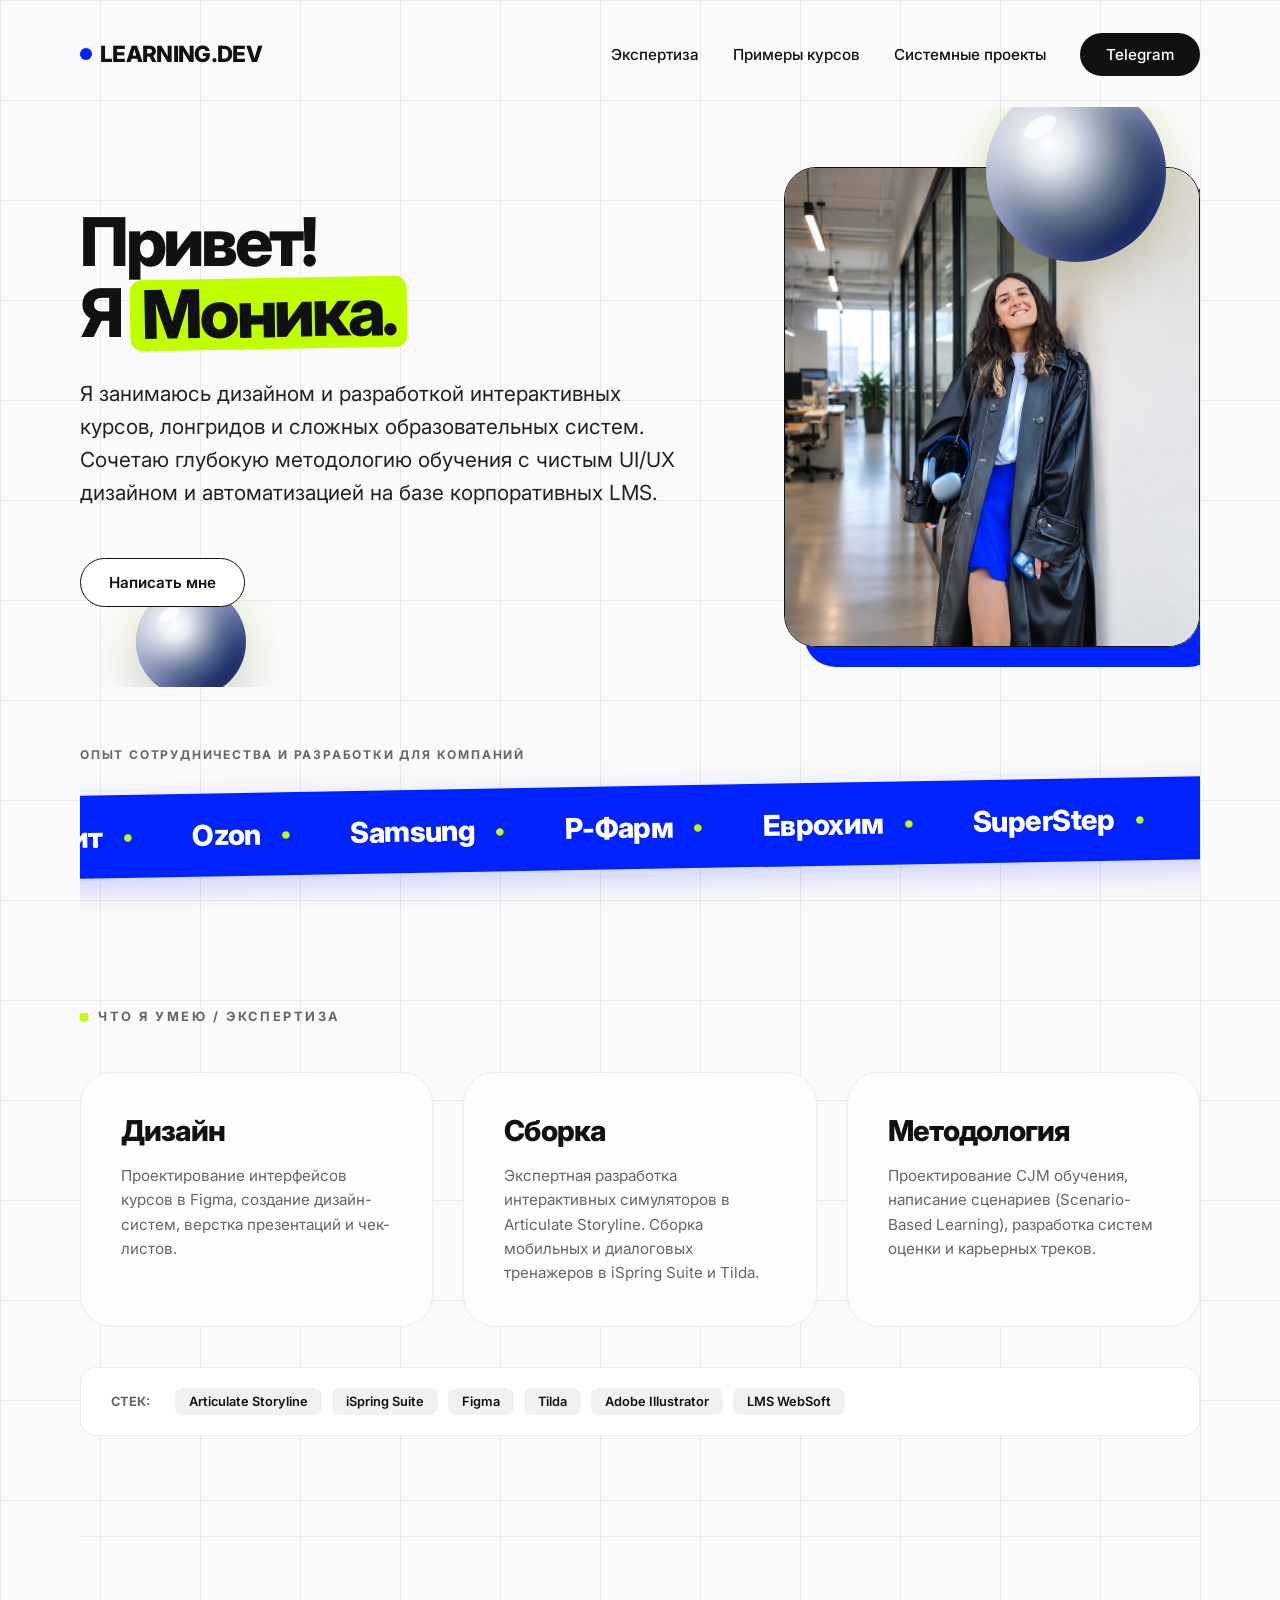
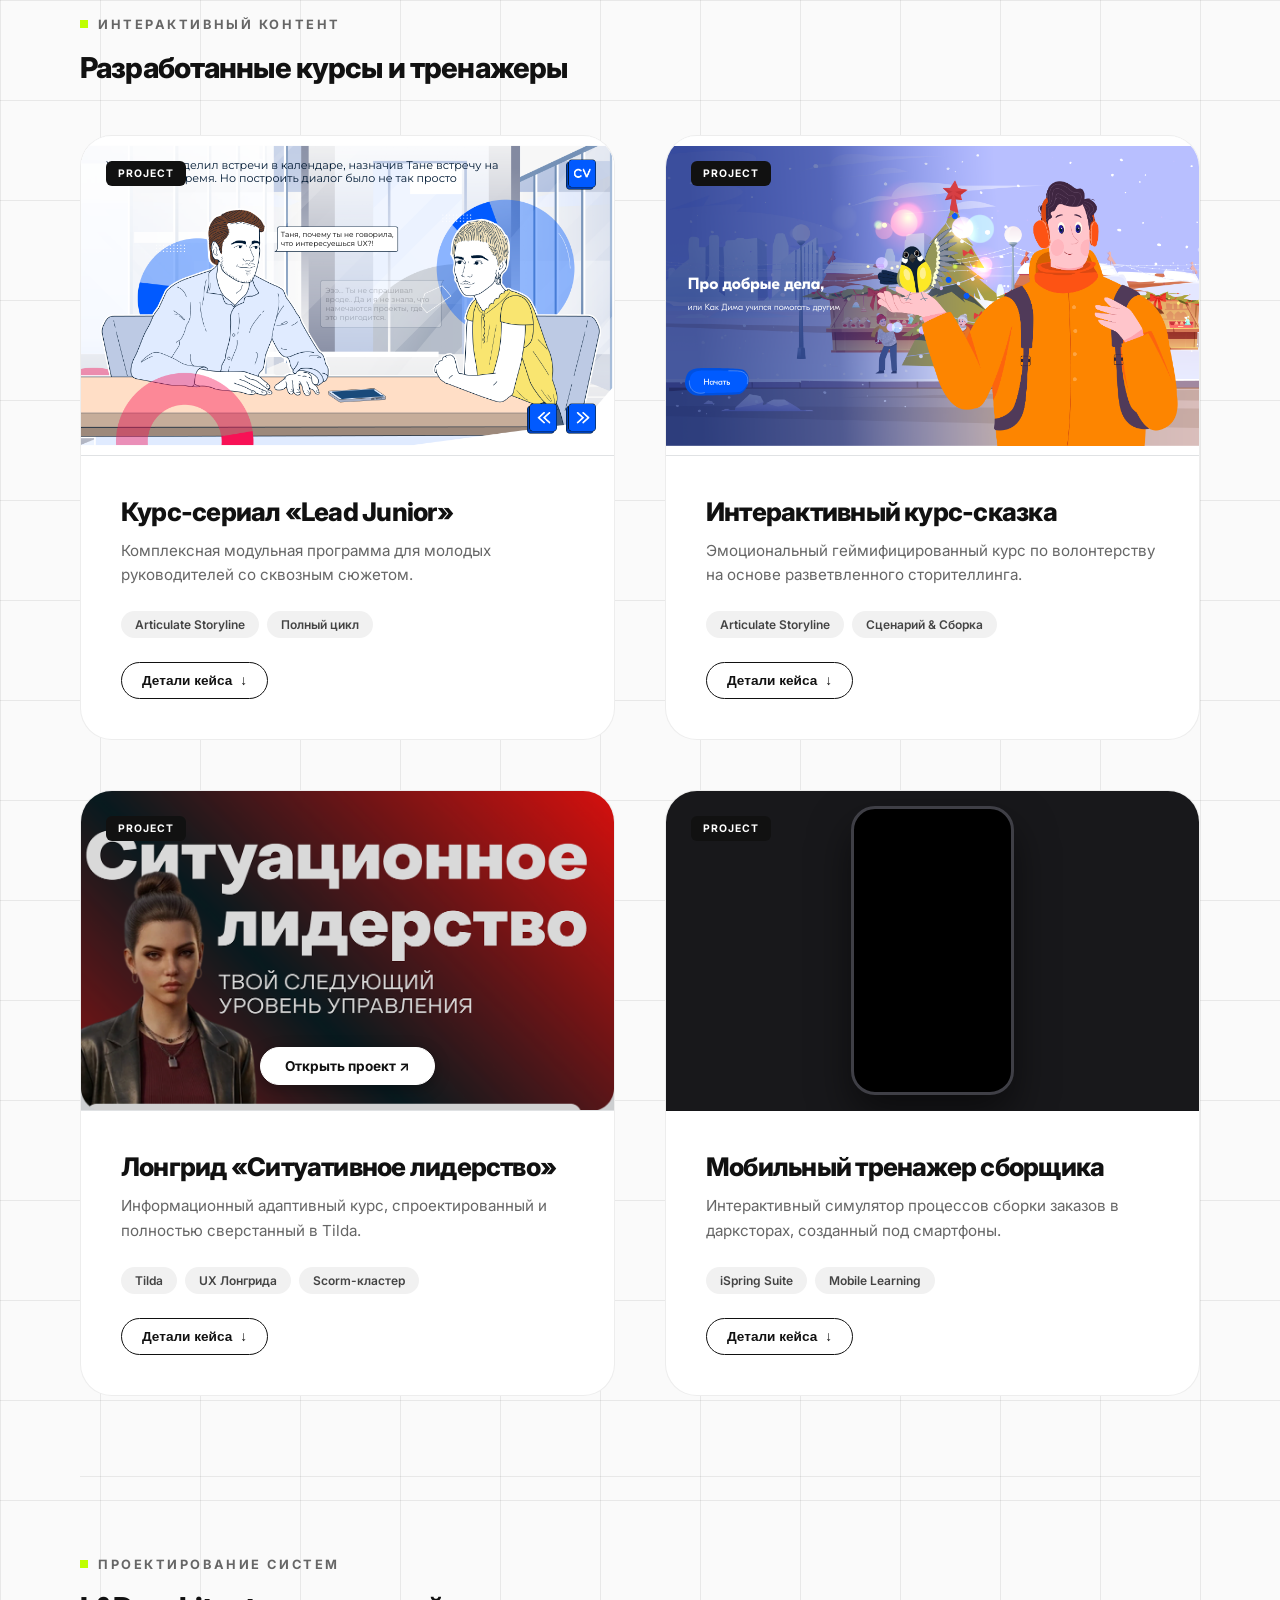
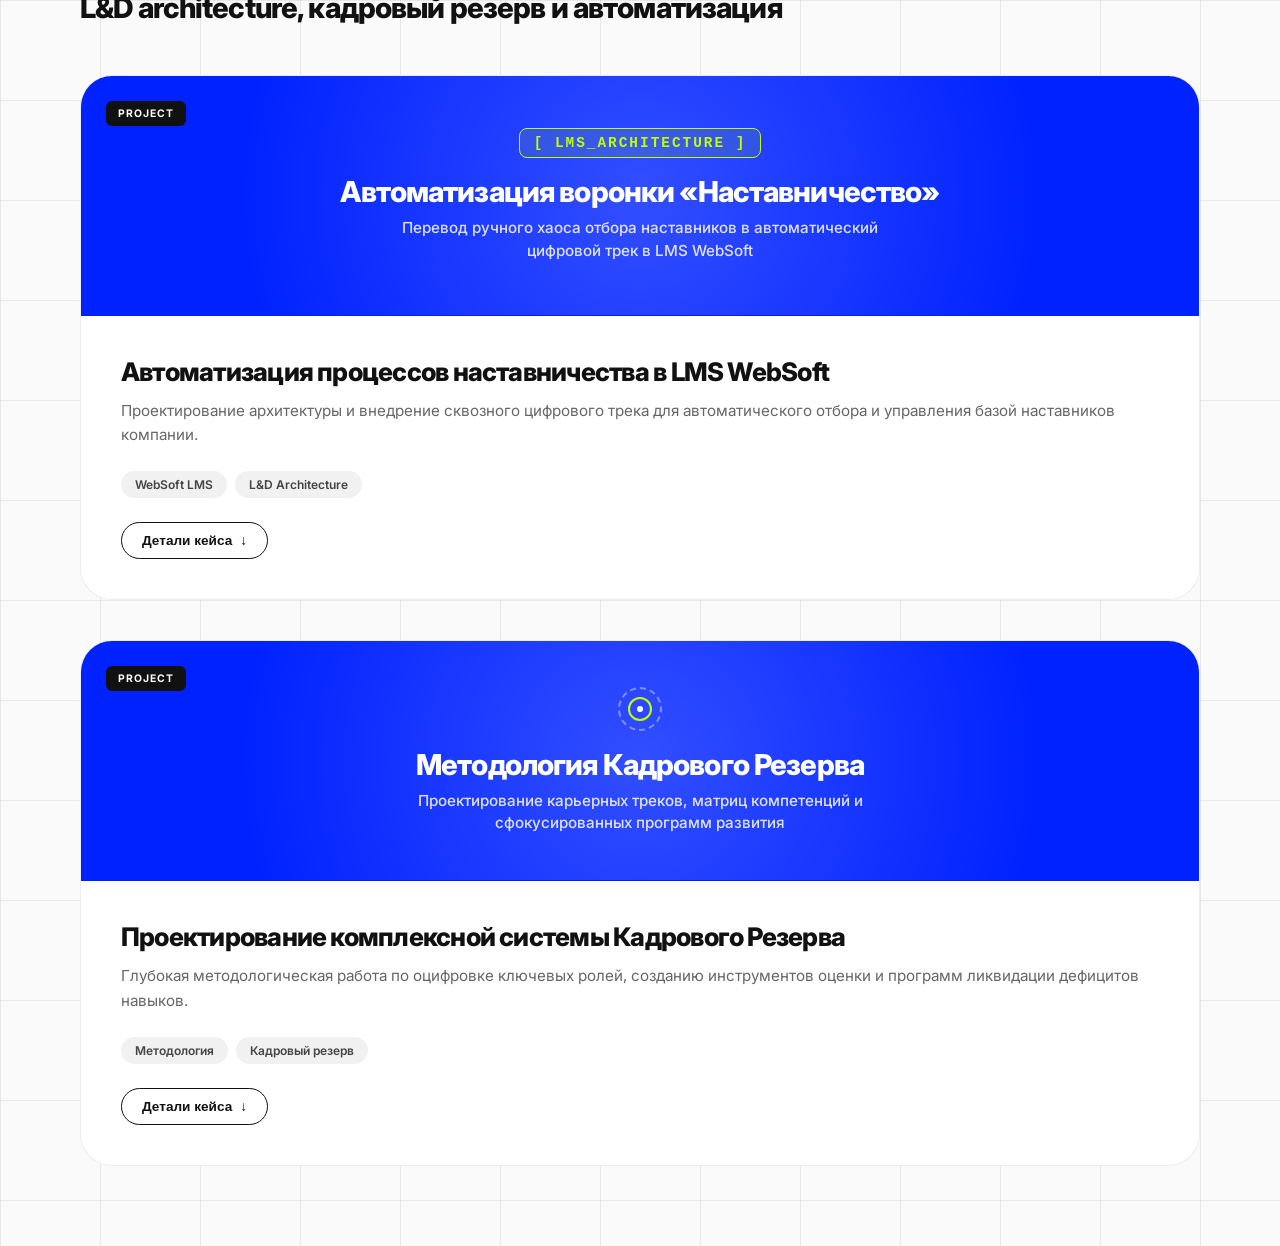
<file: index.html>
<!DOCTYPE html>
<html lang="ru">
<head>
    <meta charset="UTF-8">
    <meta name="viewport" content="width=device-width, initial-scale=1.0">
    <title>Портфолио | Электронное обучение</title>
    
    <link rel="preconnect" href="https://fonts.googleapis.com">
    <link rel="preconnect" href="https://fonts.gstatic.com" crossorigin>
    <link href="https://fonts.googleapis.com/css2?family=Inter:wght@300;400;500;600;700;800&display=swap" rel="stylesheet">

    <style>
        :root {
            --bg-clean: #fafafa;
            --text-dark: #111111;
            --text-muted: #666666;
            --brand-lime: #bfff00; 
            --brand-blue: #0022ff; 
            --border-thin: rgba(0, 0, 0, 0.07);
            --radius-large: 32px;
            --radius-small: 16px;
        }

        * { box-sizing: border-box; transition: all 0.4s cubic-bezier(0.16, 1, 0.3, 1); }

        body {
            font-family: 'Inter', sans-serif;
            background-color: var(--bg-clean);
            color: var(--text-dark);
            margin: 0; padding: 0;
            -webkit-font-smoothing: antialiased;
            position: relative;
        }

        .bg-grid { position: absolute; top: 0; left: 0; width: 100%; height: 100%; background-image: linear-gradient(to right, var(--border-thin) 1px, transparent 1px), linear-gradient(to bottom, var(--border-thin) 1px, transparent 1px); background-size: 100px 100px; z-index: -2; pointer-events: none; }
        .container { max-width: 1200px; margin: 0 auto; padding: 0 40px; position: relative; }

        /* Навигация */
        nav { display: flex; justify-content: space-between; align-items: center; padding: 40px 0; }
        .logo { font-weight: 800; font-size: 1.4rem; letter-spacing: -0.03em; display: flex; align-items: center; gap: 8px; }
        .logo::before { content: ""; width: 12px; height: 12px; background: var(--brand-blue); border-radius: 50%; }
        .nav-links a { text-decoration: none; color: var(--text-dark); margin-left: 30px; font-size: 0.95rem; font-weight: 500; }
        .nav-cta { background: var(--text-dark); color: white !important; padding: 12px 26px; border-radius: 30px; }
        .nav-cta:hover { background: var(--brand-blue); color: white !important; }

        /* Шапка с хромированными сферами */
        .hero-section { display: grid; grid-template-columns: 1.2fr 0.8fr; gap: 80px; align-items: center; padding: 60px 0 40px 0; position: relative; overflow: hidden; }
        .hero-content { position: relative; z-index: 2; }
        .hero-content h1 { font-size: 4.2rem; font-weight: 800; line-height: 1.05; letter-spacing: -0.05em; margin: 0 0 28px 0; }
        .highlight-word { background: var(--brand-lime); padding: 0 12px; border-radius: 12px; display: inline-block; transform: rotate(-1deg); }
        .hero-content p { font-size: 1.3rem; line-height: 1.6; color: #222; margin-bottom: 48px; max-width: 600px; }
        .social-links a { display: inline-block; margin-right: 15px; text-decoration: none; color: var(--text-dark); background: white; padding: 14px 28px; border-radius: 40px; font-size: 0.95rem; font-weight: 600; border: 1px solid var(--text-dark); }
        .social-links a:hover { background: var(--text-dark); color: white; transform: scale(1.05); }
        .hero-image { width: 100%; height: 480px; background: #e5e5e5; border-radius: var(--radius-large); overflow: hidden; display: flex; align-items: center; justify-content: center; color: var(--text-muted); font-size: 0.9rem; border: 1px solid var(--text-dark); box-shadow: 20px 20px 0px var(--brand-blue); }

        /* Сферы */
        .bubble { position: absolute; border-radius: 50%; background: radial-gradient(circle at 35% 35%, #ffffff 0%, #e2e8f0 15%, #64748b 45%, #1e293b 70%, #0f172a 90%, var(--brand-lime) 100%); box-shadow: inset -15px -15px 40px rgba(0, 34, 255, 0.25), inset 15px 15px 35px rgba(255, 255, 255, 0.7), 0 25px 50px rgba(0, 0, 0, 0.15), 0 0 40px rgba(191, 255, 0, 0.15); z-index: 1; pointer-events: none; }
        .bubble::after { content: ''; position: absolute; top: 20%; left: 20%; width: 20%; height: 10%; background: rgba(255, 255, 255, 0.8); border-radius: 50%; transform: rotate(-30deg); filter: blur(0.5px); }
        @keyframes floatBubble1 { 0% { transform: translateY(0px) translateX(0px) scale(1); } 50% { transform: translateY(-20px) translateX(10px) scale(1.02); } 100% { transform: translateY(0px) translateX(0px) scale(1); } }
        @keyframes floatBubble2 { 0% { transform: translateY(0px) translateX(0px); } 50% { transform: translateY(15px) translateX(-15px); } 100% { transform: translateY(0px) translateX(0px); } }
        .bubble-1 { width: 180px; height: 180px; top: -25px; right: 3%; animation: floatBubble1 9s ease-in-out infinite; }
        .bubble-2 { width: 110px; height: 110px; bottom: -10px; left: 5%; animation: floatBubble2 11s ease-in-out infinite; }

        /* Анимация бегущей строки */
        @keyframes scrollMarquee { 0% { transform: translateX(0); } 100% { transform: translateX(-50%); } }
        .marquee-content { animation: scrollMarquee 22s linear infinite; }
        .marquee-wrapper:hover .marquee-content { animation-play-state: paused; }

        /* Экспертиза */
        .skills-section { padding: 100px 0; }
        .section-title { font-size: 0.8rem; text-transform: uppercase; letter-spacing: 0.2em; color: var(--text-muted); margin-bottom: 48px; font-weight: 700; display: flex; align-items: center; gap: 10px; }
        .section-title::before { content: ""; width: 8px; height: 8px; background: var(--brand-lime); }
        .skills-grid { display: grid; grid-template-columns: repeat(3, 1fr); gap: 30px; margin-bottom: 40px; }
        .skill-card { background: rgba(255, 255, 255, 0.7); backdrop-filter: blur(10px); border: 1px solid var(--border-thin); padding: 40px; border-radius: var(--radius-large); position: relative; }
        .skill-card:hover { background: var(--brand-blue); color: white; border-color: var(--brand-blue); transform: translateY(-8px); }
        .skill-card h3 { font-size: 1.8rem; font-weight: 800; margin: 0 0 16px 0; letter-spacing: -0.03em; }
        .skill-card p { font-size: 0.95rem; line-height: 1.6; color: var(--text-muted); margin: 0; }
        .skill-card:hover p { color: rgba(255,255,255,0.8); }
        
        .tools-container { display: flex; flex-wrap: wrap; gap: 10px; align-items: center; background: #ffffff; padding: 20px 30px; border-radius: var(--radius-small); border: 1px solid var(--border-thin); }
        .tools-title { font-size: 0.8rem; font-weight: 700; text-transform: uppercase; color: var(--text-muted); margin-right: 15px; }
        .tool-tag { font-size: 0.8rem; font-weight: 600; padding: 6px 14px; background: #f1f1f1; border-radius: 8px; color: var(--text-dark); }

        /* Сетка Кейсов */
        .cases-section { padding: 80px 0; border-top: 1px solid var(--border-thin); }
        .section-subtitle-text { font-size: 1.8rem; font-weight: 800; letter-spacing: -0.03em; margin-top: -30px; margin-bottom: 50px; }
        .cases-grid { display: grid; grid-template-columns: repeat(2, 1fr); gap: 50px; }
        .case-card { background: #ffffff; border: 1px solid var(--border-thin); border-radius: var(--radius-large); overflow: hidden; display: flex; flex-direction: column; position: relative; }
        .case-media-container { width: 100%; height: 320px; background: #f1f3f5; border-bottom: 1px solid var(--border-thin); overflow: hidden; position: relative; display: block; }
        .case-iframe { width: 100%; height: 100%; border: none; display: block; }
        .case-card::before { content: "PROJECT"; position: absolute; top: 25px; left: 25px; background: var(--text-dark); color: white; font-size: 0.65rem; font-weight: 700; padding: 6px 12px; letter-spacing: 0.1em; border-radius: 6px; z-index: 10; pointer-events: none;}
        .case-info { padding: 40px; }
        .case-info h4 { font-size: 1.6rem; font-weight: 800; margin: 0 0 12px 0; letter-spacing: -0.03em; }
        .case-info p { font-size: 0.95rem; line-height: 1.6; color: var(--text-muted); margin: 0 0 24px 0; }
        .tags-container { display: flex; flex-wrap: wrap; gap: 8px; margin-bottom: 24px; }
        .tag { font-size: 0.75rem; font-weight: 600; padding: 6px 14px; background: #f1f1f1; border-radius: 30px; color: #444; }
        
        .details-btn { background: none; border: 1px solid var(--text-dark); color: var(--text-dark); padding: 10px 20px; border-radius: 20px; font-weight: 600; font-size: 0.85rem; cursor: pointer; display: inline-flex; align-items: center; gap: 8px; width: max-content; }
        .details-btn:hover { background: var(--text-dark); color: white; }
        .case-details-content { display: none; padding-top: 30px; margin-top: 30px; border-top: 1px dashed var(--border-thin); }
        .case-details-content h5 { font-size: 0.9rem; text-transform: uppercase; letter-spacing: 0.05em; color: var(--brand-blue); margin: 0 0 8px 0; font-weight: 700; }
        .case-details-content p { font-size: 0.95rem; color: #333; margin-bottom: 20px; line-height: 1.5; }
        .case-card.active .case-details-content { display: block; }
        .case-card.active { border-color: var(--text-dark); box-shadow: 0 20px 40px rgba(0,0,0,0.05); }

        @media (max-width: 992px) {
            .hero-section, .skills-grid, .cases-grid { grid-template-columns: 1fr; }
            .hero-content h1 { font-size: 3.2rem; }
            .hero-image { height: 380px; box-shadow: 12px 12px 0px var(--brand-blue); }
            .case-media-container { height: 240px; }
        }
        
    </style>
</head>
<body>

    <div class="bg-grid"></div>

    <div class="container">
        <nav>
            <div class="logo">LEARNING.DEV</div>
            <div class="nav-links">
                <a href="#skills">Экспертиза</a>
                <a href="#courses">Примеры курсов</a>
                <a href="#systems">Системные проекты</a>
                <a href="https://t.me/omonyka" class="nav-cta">Telegram</a>
            </div>
        </nav>

        <section class="hero-section" id="about">
            <div class="bubble bubble-1"></div>
            <div class="bubble bubble-2"></div>
            <div class="hero-content">
                <h1>Привет!<br>Я <span class="highlight-word">Моника.</span></h1>
                <p>Я занимаюсь дизайном и разработкой интерактивных курсов, лонгридов и сложных образовательных систем. Сочетаю глубокую методологию обучения с чистым UI/UX дизайном и автоматизацией на базе корпоративных LMS.</p>
                <div class="social-links">
                    <a href="https://t.me/omonyka" target="_blank">Написать мне</a>
                </div>
            </div>
            <div class="hero-image" style="background: none; padding: 0;">
       <!-- ЕСЛИ ФОТО В ФОРМАТЕ .PNG, ЗАМЕНИ НА my-photo.png -->
       <img src="my-photo.png" alt="Моника Андреасян" style="width: 100%; height: 100%; object-fit: cover;">
   </div>
        </section>

        <section style="padding: 60px 0 40px 0; overflow: hidden; width: 100%;">
            <div style="font-size: 0.75rem; text-transform: uppercase; letter-spacing: 0.15em; color: var(--text-muted); font-weight: 700; margin-bottom: 24px;">
                Опыт сотрудничества и разработки для компаний
            </div>
            <div class="marquee-wrapper" style="background: var(--brand-blue); padding: 24px 0; display: flex; overflow: hidden; width: 100vw; position: relative; left: 50%; right: 50%; margin-left: -50vw; margin-right: -50vw; transform: rotate(-1deg); box-shadow: 0 10px 30px rgba(0, 34, 255, 0.2);">
                <div class="marquee-content" style="display: flex; gap: 60px; align-items: center; white-space: nowrap; flex-shrink: 0;">
                    <div style="font-size: 1.8rem; font-weight: 800; color: #ffffff; letter-spacing: -0.02em; display: inline-flex; align-items: center; gap: 20px;">Магнит <span style="color: var(--brand-lime); font-size: 1.5rem;">•</span></div>
                    <div style="font-size: 1.8rem; font-weight: 800; color: #ffffff; letter-spacing: -0.02em; display: inline-flex; align-items: center; gap: 20px;">Ozon <span style="color: var(--brand-lime); font-size: 1.5rem;">•</span></div>
                    <div style="font-size: 1.8rem; font-weight: 800; color: #ffffff; letter-spacing: -0.02em; display: inline-flex; align-items: center; gap: 20px;">Samsung <span style="color: var(--brand-lime); font-size: 1.5rem;">•</span></div>
                    <div style="font-size: 1.8rem; font-weight: 800; color: #ffffff; letter-spacing: -0.02em; display: inline-flex; align-items: center; gap: 20px;">Р-Фарм <span style="color: var(--brand-lime); font-size: 1.5rem;">•</span></div>
                    <div style="font-size: 1.8rem; font-weight: 800; color: #ffffff; letter-spacing: -0.02em; display: inline-flex; align-items: center; gap: 20px;">Еврохим <span style="color: var(--brand-lime); font-size: 1.5rem;">•</span></div>
                    <div style="font-size: 1.8rem; font-weight: 800; color: #ffffff; letter-spacing: -0.02em; display: inline-flex; align-items: center; gap: 20px;">SuperStep <span style="color: var(--brand-lime); font-size: 1.5rem;">•</span></div>
                    
                    <div style="font-size: 1.8rem; font-weight: 800; color: #ffffff; letter-spacing: -0.02em; display: inline-flex; align-items: center; gap: 20px;">Магнит <span style="color: var(--brand-lime); font-size: 1.5rem;">•</span></div>
                    <div style="font-size: 1.8rem; font-weight: 800; color: #ffffff; letter-spacing: -0.02em; display: inline-flex; align-items: center; gap: 20px;">Ozon <span style="color: var(--brand-lime); font-size: 1.5rem;">•</span></div>
                    <div style="font-size: 1.8rem; font-weight: 800; color: #ffffff; letter-spacing: -0.02em; display: inline-flex; align-items: center; gap: 20px;">Samsung <span style="color: var(--brand-lime); font-size: 1.5rem;">•</span></div>
                    <div style="font-size: 1.8rem; font-weight: 800; color: #ffffff; letter-spacing: -0.02em; display: inline-flex; align-items: center; gap: 20px;">Р-Фарм <span style="color: var(--brand-lime); font-size: 1.5rem;">•</span></div>
                    <div style="font-size: 1.8rem; font-weight: 800; color: #ffffff; letter-spacing: -0.02em; display: inline-flex; align-items: center; gap: 20px;">Еврохим <span style="color: var(--brand-lime); font-size: 1.5rem;">•</span></div>
                    <div style="font-size: 1.8rem; font-weight: 800; color: #ffffff; letter-spacing: -0.02em; display: inline-flex; align-items: center; gap: 20px;">SuperStep <span style="color: var(--brand-lime); font-size: 1.5rem;">•</span></div>
                </div>
            </div>
        </section>

        <section class="skills-section" id="skills">
            <div class="section-title">Что я умею / ЭКСПЕРТИЗА</div>
            <div class="skills-grid">
                <div class="skill-card"><h3>Дизайн</h3><p>Проектирование интерфейсов курсов в Figma, создание дизайн-систем, верстка презентаций и чек-листов.</p></div>
                <div class="skill-card"><h3>Сборка</h3><p>Экспертная разработка интерактивных симуляторов в Articulate Storyline. Сборка мобильных и диалоговых тренажеров в iSpring Suite и Tilda.</p></div>
                <div class="skill-card"><h3>Методология</h3><p>Проектирование CJM обучения, написание сценариев (Scenario-Based Learning), разработка систем оценки и карьерных треков.</p></div>
            </div>
            <div class="tools-container">
                <div class="tools-title">Стек:</div>
                <div class="tool-tag">Articulate Storyline</div><div class="tool-tag">iSpring Suite</div><div class="tool-tag">Figma</div><div class="tool-tag">Tilda</div><div class="tool-tag">Adobe Illustrator</div><div class="tool-tag">LMS WebSoft</div>
            </div>
        </section>

        <section class="cases-section" id="courses">
            <div class="section-title">Интерактивный контент</div>
            <div class="section-subtitle-text">Разработанные курсы и тренажеры</div>
            
            <div class="cases-grid">

                <div class="case-card">
                    <div class="case-media-container">
                        <iframe src="lead-junior/story.html" class="case-iframe" allowfullscreen></iframe>
                    </div>
                    <div class="case-info">
                        <h4>Курс-сериал «Lead Junior»</h4>
                        <p>Комплексная модульная программа для молодых руководителей со сквозным сюжетом.</p>
                        <div class="tags-container"><span class="tag">Articulate Storyline</span><span class="tag">Полный цикл</span></div>
                        
                        <button class="details-btn" onclick="toggleCase(this)">Детали кейса <span>↓</span></button>
                        
                        <div class="case-details-content">
                            <h5>Контекст и задача</h5>
                            <p>Разработать программу управленческих навыков. Трудность темы лидерства в том, что в жизни людей сложно поделить на жесткие стереотипы, а готовых универсальных алгоритмов не существует.</p>
                            <h5>Решение и методология</h5>
                            <p>Создана система из лонгридов (теория) и симуляторов (практика). Мы прописали психологически достоверных сквозных персонажей. От модуля к модулю они раскрывались все глубже, поэтому пользователь учился взаимодействовать с ними на основе опыта прошлых серий, как в реальной жизни.</p>
                            <h5>Моя роль</h5>
                            <p>Проектирование программы, написание сценариев, подготовка материалов и финальная техническая сборка интерактивных тренажеров в Articulate.</p>
                        </div>
                    </div>
                </div>

                <div class="case-card">
                    <div class="case-media-container">
                        <iframe src="dog-story/story.html" class="case-iframe" allowfullscreen></iframe>
                    </div>
                    <div class="case-info">
                        <h4>Интерактивный курс-сказка</h4>
                        <p>Эмоциональный геймифицированный курс по волонтерству на основе разветвленного сторителлинга.</p>
                        <div class="tags-container"><span class="tag">Articulate Storyline</span><span class="tag">Сценарий & Сборка</span></div>
                        
                        <button class="details-btn" onclick="toggleCase(this)">Детали кейса <span>↓</span></button>
                        
                        <div class="case-details-content">
                            <h5>Контекст и сюжет</h5>
                            <p>Главный герой видит объявление о том, что песик ищет дом, и отправляется за ним. По пути он встречает персонажей, нуждающихся в помощи: бабушку с тяжелыми сумками, детей из детского дома на ярмарке. Помогая им, герой (и учащийся) органично узнает о волонтерских фондах и механиках поддержки.</p>
                            <h5>Техническое воплощение</h5>
                            <p>Сложная разветвленная логика переходов в зависимости от выборов пользователя. Я полностью отвечала за сценарий, логику интерактивов, техническую сборку в Articulate и постановку детального ТЗ для дизайнера графики.</p>
                        </div>
                    </div>
                </div>

                <div class="case-card" onmouseenter="this.querySelector('.overlay').style.background='rgba(0,0,0,0.4)';" onmouseleave="this.querySelector('.overlay').style.background='rgba(0,0,0,0.15)';">
                    <div class="case-media-container" style="position: relative;">
                        <img src="tilda-cover.png" alt="Обложка Tilda" style="width: 100%; height: 100%; object-fit: cover;">
                        <div class="overlay" style="position: absolute; top: 0; left: 0; width: 100%; height: 100%; background: rgba(0,0,0,0.15); display: flex; align-items: flex-end; justify-content: center; padding-bottom: 25px; transition: all 0.3s ease;">
                            <a href="https://tnd.magnit.ru/page127615276.html" target="_blank" style="text-decoration: none; background: #ffffff; color: #111111; padding: 10px 24px; border-radius: 30px; font-size: 0.85rem; font-weight: 700; box-shadow: 0 4px 15px rgba(0,0,0,0.3); border: 1px solid #ffffff;">Открыть проект ↗</a>
                        </div>
                    </div>
                    <div class="case-info">
                        <h4>Лонгрид «Ситуативное лидерство»</h4>
                        <p>Информационный адаптивный курс, спроектированный и полностью сверстанный в Tilda.</p>
                        <div class="tags-container"><span class="tag">Tilda</span><span class="tag">UX Лонгрида</span><span class="tag">Scorm-кластер</span></div>
                        
                        <button class="details-btn" onclick="toggleCase(this)">Детали кейса <span>↓</span></button>
                        
                        <div class="case-details-content">
                            <h5>Задача и реализация</h5>
                            <p>Перевести комплексный теоретический блок по ситуационному руководству в удобный цифровой формат. Сделан упор на чистую журнальную верстку, ритмику текста и удобство чтения как с десктопа, так и с мобильных устройств.</p>
                        </div>
                    </div>
                </div>

                <div class="case-card">
                    <div class="case-media-container" style="background: #18181b; display: flex; align-items: center; justify-content: center; overflow: hidden; padding: 15px;">
                        <div style="height: 100%; aspect-ratio: 9 / 16; background: #000000; border-radius: 24px; padding: 6px; box-shadow: 0 20px 40px rgba(0,0,0,0.5); border: 3px solid #3f3f46; display: flex; align-items: center; justify-content: center; overflow: hidden;">
                            <video autoplay loop muted playsinline style="width: 100%; height: 100%; object-fit: cover; border-radius: 18px;">
                                <source src="ispring-preview.mp4" type="video/mp4">
                            </video>
                        </div>
                    </div>
                    <div class="case-info">
                        <h4>Мобильный тренажер сборщика</h4>
                        <p>Интерактивный симулятор процессов сборки заказов в дарксторах, созданный под смартфоны.</p>
                        <div class="tags-container"><span class="tag">iSpring Suite</span><span class="tag">Mobile Learning</span></div>
                        
                        <button class="details-btn" onclick="toggleCase(this)">Детали кейса <span>↓</span></button>
                        
                        <div class="case-details-content">
                            <h5>Контекст и UX</h5>
                            <p>Обучение линейного персонала дарксторов непосредственно на рабочих местах. Симулятор полностью адаптирован под вертикальные экраны смартфонов.</p>
                        </div>
                    </div>
                </div>

            </div>
        </section>

       <section class="cases-section" id="systems">
            <div class="section-title">Проектирование систем</div>
            <div class="section-subtitle-text">L&D architecture, кадровый резерв и автоматизация</div>
            
            <div class="cases-grid" style="grid-template-columns: 1fr; gap: 40px;">

                <div class="case-card" style="width: 100%;">
                    <div class="case-media-container" style="display:flex; flex-direction: column; align-items:center; justify-content:center; height: 240px; background: var(--brand-blue); padding: 30px; text-align: center; position: relative; overflow: hidden;">
                        
                        <div style="position: absolute; width: 100%; height: 100%; opacity: 0.2; background: radial-gradient(circle, #ffffff 0%, transparent 70%);"></div>
                        
                        <div style="font-family: monospace; font-size: 0.9rem; color: var(--brand-lime); border: 1px solid var(--brand-lime); padding: 6px 14px; border-radius: 8px; margin-bottom: 16px; background: rgba(191, 255, 0, 0.1); z-index: 2; letter-spacing: 2px; font-weight: 700;">[ LMS_ARCHITECTURE ]</div>
                        
                        <div style="font-weight: 800; font-size: 1.8rem; margin-bottom: 8px; color: #ffffff; letter-spacing: -0.03em; z-index: 2;">Автоматизация воронки «Наставничество»</div>
                        <p style="font-size: 0.95rem; color: rgba(255, 255, 255, 0.85); margin: 0; max-width: 550px; z-index: 2; line-height: 1.5; font-weight: 500;">Перевод ручного хаоса отбора наставников в автоматический цифровой трек в LMS WebSoft</p>
                    </div>
                    <div class="case-info">
                        <h4>Автоматизация процессов наставничества в LMS WebSoft</h4>
                        <p>Проектирование архитектуры и внедрение сквозного цифрового трека для автоматического отбора и управления базой наставников компании.</p>
                        <div class="tags-container"><span class="tag">WebSoft LMS</span><span class="tag">L&D Architecture</span></div>
                        <button class="details-btn" onclick="toggleCase(this)">Детали кейса <span>↓</span></button>
                        <div class="case-details-content">
                            <h5>Решение</h5>
                            <p>По моей личной инициативе была спроектирована автоматическая воронка: <em>Входной опрос → Auto-тест хард-скиллов → Назначение обучения → Зачисление в реестр.</em> Процесс администрирования со стороны L&D сократился на 70%.</p>
                        </div>
                    </div>
                </div>

                <div class="case-card" style="width: 100%;">
                    <div class="case-media-container" style="display:flex; flex-direction: column; align-items:center; justify-content:center; height: 240px; background: var(--brand-blue); padding: 30px; text-align: center; position: relative; overflow: hidden;">
                        
                        <div style="position: absolute; width: 100%; height: 100%; opacity: 0.2; background: radial-gradient(circle, #ffffff 0%, transparent 70%);"></div>
                        
                        <div style="width: 44px; height: 44px; border: 2px dashed rgba(255,255,255,0.4); border-radius: 50%; display: flex; align-items: center; justify-content: center; margin-bottom: 16px; position: relative; z-index: 2;">
                            <div style="width: 24px; height: 24px; border: 2px solid var(--brand-lime); border-radius: 50%; display: flex; align-items: center; justify-content: center;">
                                <div style="width: 6px; height: 6px; background: #ffffff; border-radius: 50%;"></div>
                            </div>
                        </div>
                        
                        <div style="font-weight: 800; font-size: 1.8rem; margin-bottom: 8px; color: #ffffff; letter-spacing: -0.03em; z-index: 2;">Методология Кадрового Резерва</div>
                        <p style="font-size: 0.95rem; color: rgba(255, 255, 255, 0.85); margin: 0; max-width: 550px; z-index: 2; line-height: 1.5; font-weight: 500;">Проектирование карьерных треков, матриц компетенций и сфокусированных программ развития</p>
                    </div>
                    <div class="case-info">
                        <h4>Проектирование комплексной системы Кадрового Резерва</h4>
                        <p>Глубокая методологическая работа по оцифровке ключевых ролей, созданию инструментов оценки и программ ликвидации дефицитов навыков.</p>
                        <div class="tags-container"><span class="tag">Методология</span><span class="tag">Кадровый резерв</span></div>
                        <button class="details-btn" onclick="toggleCase(this)">Детали кейса <span>↓</span></button>
                        <div class="case-details-content">
                            <h5>Реализация</h5>
                            <p>Оцифрованы 4 управленческие роли. Разработаны тесты оценки профессиональных навыков сотрудников и спроектированы точечные программы развития (IDP) под конкретные дефициты.</p>
                        </div>
                    </div>
                </div>

            </div>
        </section>

            </div>
        </section>
            </div>
        </section>
    </div>

    <script>
        function toggleCase(button) {
            const card = button.closest('.case-card');
            card.classList.toggle('active');
            const span = button.querySelector('span');
            if (card.classList.contains('active')) { span.textContent = '↑'; } else { span.textContent = '↓'; }
        }
    </script>
</body>
</html>
</file>
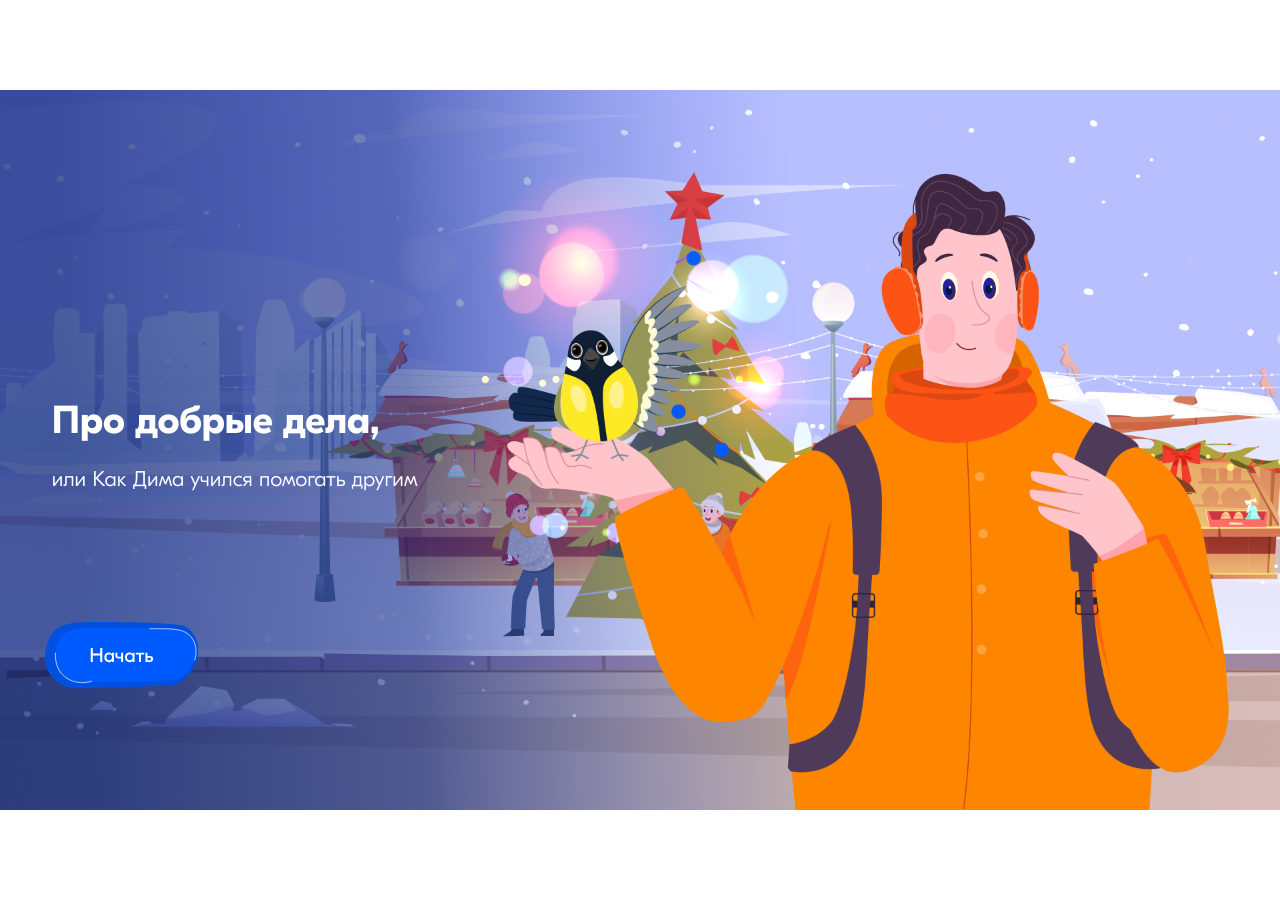
<file: story.html>
﻿<!doctype html>
<html lang="ru-RU">
<head>
  <meta charset="utf-8">
  <!-- Created using Storyline 360 x64 - http://www.articulate.com  -->
  <!-- version: 3.105.35604.0 -->
  <title>kind-story</title>
  <meta http-equiv="x-ua-compatible" content="IE=edge"/>
  <meta name="viewport" content="width=device-width,initial-scale=1,user-scalable=no,shrink-to-fit=no,minimal-ui"/>
  <meta name="apple-mobile-web-app-capable" content="yes"/>
  <style>
    html, body { height: 100%; padding: 0; margin: 0 }
    #app { height: 100%; width: 100%; }
  </style>

  <script>
    window.DS = {};
    window.globals = {
      DATA_PATH_BASE: '',
      HAS_FRAME: true,
      HAS_SLIDE: true,

      lmsPresent: false,
      tinCanPresent: false,
      cmi5Present: false,
      aoSupport: false,
      scale: 'Scaled',
      captureRc: false,
      browserSize: 'optimal',
      bgColor: '#FFFFFF',
      features: 'DropInBase,MultipleQuizTracking,PlayerSizeOption',
      themeName: 'unified',
      preloaderColor: '#8C8C8C',
      suppressAnalytics: false,
      productChannel: 'stable',
      publishSource: 'storyline',
      aid: 'aid|07300d5a-3f7d-51e7-a41e-f86f19490ac2',
      cid: '533e1a7e-84fc-4727-9a12-88d0d410012f',
      playerVersion: '3.105.35604.0',
      publishTimestamp: '2026-06-02T15:50:31.0689143Z',
      maxIosVideoElements: 10,
      connectionSettings: { message: '%D0%92%D1%8B%20%D0%BD%D0%B5%20%D0%B2%20%D1%81%D0%B5%D1%82%D0%B8.%20%D0%9F%D1%8B%D1%82%D0%B0%D0%B5%D0%BC%D1%81%D1%8F%20%D0%B2%D0%BE%D1%81%D1%81%D1%82%D0%B0%D0%BD%D0%BE%D0%B2%D0%B8%D1%82%D1%8C%20%D1%81%D0%B2%D1%8F%D0%B7%D1%8C...', useDarkTheme: true, mode: 'disabled' },
      hasFeature: function(feature) {
        return this.features.split(',').includes(feature);
      },
      
      parseParams: function(qs) {
        if (window.globals.parsedParams != null) {
          return window.globals.parsedParams;
        }
        qs = (qs || window.location.search.substr(1)).split('+').join(' ');
        var params = {},
            tokens,
            re = /[?&]?([^=]+)=([^&]*)/g;

        while (tokens = re.exec(qs)) {
          params[decodeURIComponent(tokens[1]).trim()] =
            decodeURIComponent(tokens[2]).trim();
        }
        window.globals.parsedParams = params;
        return params;
      }

    };

    if (window.flagsUnderTest != null) {
      window.globals.features = window.flagsUnderTest.reduce((accum, feature) => {
        if (!accum.includes(feature)) {
          accum.push(feature);
        }
        return accum;
      }, window.globals.features.split(',')).join();
    }
  </script>
  <script>
    var isIe11 = ('ActiveXObject' in window || window.MSBlobBuilder != null)
      && window.msCrypto != null && !window.ActiveXObject;
    if (isIe11) {
      window.globals.unsupportedBrowser = true;
      document.write(atob('[base64]'));
    }
  </script>

  <script>
    if (window.globals.hasFeature('Localization')) {
      
      
    }
  </script>

  
  
  <script>window.THREE = { };</script>
  
</head>
<body style="background: #FFFFFF" class="cs-HTML theme-unified">
  <!-- 360 -->
  <script>!function(){var e,i=/iPhone/i,o=/iPod/i,n=/iPad/i,t=/\biOS-universal(?:.+)Mac\b/i,r=/\bAndroid(?:.+)Mobile\b/i,a=/Android/i,d=/(?:SD4930UR|\bSilk(?:.+)Mobile\b)/i,p=/Silk/i,l=/Windows Phone/i,u=/\bWindows(?:.+)ARM\b/i,b=/BlackBerry/i,s=/BB10/i,c=/Opera Mini/i,f=/\b(CriOS|Chrome)(?:.+)Mobile/i,h=/Mobile(?:.+)Firefox\b/i,v=function(e){return void 0!==e&&"MacIntel"===e.platform&&"number"==typeof e.maxTouchPoints&&e.maxTouchPoints>1&&"undefined"==typeof MSStream};e=function(e){var m={userAgent:"",platform:"",maxTouchPoints:0};e||"undefined"==typeof navigator?"string"==typeof e?m.userAgent=e:e&&e.userAgent&&(m={userAgent:e.userAgent,platform:e.platform,maxTouchPoints:e.maxTouchPoints||0}):m={userAgent:navigator.userAgent,platform:navigator.platform,maxTouchPoints:navigator.maxTouchPoints||0};var g=m.userAgent,y=g.split("[FBAN");void 0!==y[1]&&(g=y[0]),void 0!==(y=g.split("Twitter"))[1]&&(g=y[0]);var A=function(e){return function(i){return i.test(e)}}(g),w={apple:{phone:A(i)&&!A(l),ipod:A(o),tablet:!A(i)&&(A(n)||v(m))&&!A(l),universal:A(t),device:(A(i)||A(o)||A(n)||A(t)||v(m))&&!A(l)},amazon:{phone:A(d),tablet:!A(d)&&A(p),device:A(d)||A(p)},android:{phone:!A(l)&&A(d)||!A(l)&&A(r),tablet:!A(l)&&!A(d)&&!A(r)&&(A(p)||A(a)),device:!A(l)&&(A(d)||A(p)||A(r)||A(a))||A(/\bokhttp\b/i)},windows:{phone:A(l),tablet:A(u),device:A(l)||A(u)},other:{blackberry:A(b),blackberry10:A(s),opera:A(c),firefox:A(h),chrome:A(f),device:A(b)||A(s)||A(c)||A(h)||A(f)},any:!1,phone:!1,tablet:!1};return w.any=w.apple.device||w.android.device||w.windows.device||w.other.device,w.phone=w.apple.phone||w.android.phone||w.windows.phone,w.tablet=w.apple.tablet||w.android.tablet||w.windows.tablet,w}(),"object"==typeof exports&&"undefined"!=typeof module?module.exports=e:"function"==typeof define&&define.amd?define((function(){return e})):this.isMobile=e}();
    window.isMobile.apple.tablet = window.isMobile.apple.tablet ||
      (navigator.platform === 'MacIntel' && navigator.maxTouchPoints > 1);
    window.isMobile.apple.device = window.isMobile.apple.device || window.isMobile.apple.tablet;
    window.isMobile.tablet = window.isMobile.tablet || window.isMobile.apple.tablet;
    window.isMobile.any = window.isMobile.any || window.isMobile.apple.tablet;
  </script>

  <div id="focus-sink" tabindex="-1"></div>

  <div id="preso"></div>
  <script>
    (function() {

      var classTypes = [ 'desktop', 'mobile', 'phone', 'tablet' ];

      var addDeviceClasses = function(prefix, testObj) {
        var curr, i;
        for (i = 0; i < classTypes.length; i++) {
          curr = classTypes[i];
          if (testObj[curr]) {
            document.body.classList.add(prefix + curr);
          }
        }
      };

      var params = window.globals.parseParams(),
          isDevicePreview = params.devicepreview === '1',
          isPhoneOverride = params.deviceType === 'phone' || (isDevicePreview && params.phone == '1'),
          isTabletOverride = (params.deviceType === 'tablet' || isDevicePreview) && !isPhoneOverride,
          isMobileOverride = isPhoneOverride || isTabletOverride;

      var deviceView = {
        desktop: !window.isMobile.any && !isMobileOverride,
        mobile: window.isMobile.any || isMobileOverride,
        phone: isPhoneOverride || (window.isMobile.phone && !isTabletOverride),
        tablet: isTabletOverride || window.isMobile.tablet
      };

      window.globals.deviceView = deviceView;
      window.isMobile.desktop = !window.isMobile.any;
      window.isMobile.mobile = window.isMobile.any;

      addDeviceClasses('view-', deviceView);

    })();
  </script>
  
  <script src='story_content/triggers.js' type=text/javascript></script>
<script src='story_content/user.js' type=text/javascript></script>
  <div class="slide-loader"></div>

  <script>
    var doc = document, loader = doc.body.querySelector('.slide-loader'); [ 1, 2, 3 ].forEach(function(n) { var d = doc.createElement('div'); d.style.backgroundColor = window.globals.preloaderColor; d.classList.add('mobile-loader-dot'); d.classList.add('dot' + n); loader.appendChild(d); });
  </script>

  <div class="mobile-load-title-overlay" style="display: none">
    <div class="mobile-load-title">kind-story</div>
  </div>

  <div class="mobile-chrome-warning"></div>

  
<style>
  .warn-connection-dialog {
    display: none;
    background: transparent;
    pointer-events: all;
    position: fixed;
    left: 0;
    top: 0;
    width: 100%;
    height: 100%;
    z-index: 999;
  }

  .warn-connection-content {
    pointer-events: all;
    border-radius: 4px;
    background: white;
    border: 1px solid #E7E7E7;
    color: #333333;
    box-shadow: 0 2px 4px rgba(0, 0, 0, 0.25);
    transition: all 150ms ease-out;
    position: absolute;
    white-space: nowrap;
  }

  .view-phone.is-landscape .warn-connection-content {
    left: 23px;
    bottom: 23px;
  }

  .view-tablet.is-landscape .warn-connection-content {
    left: 50%;
    top: 20px;
    transform: translateX(-50%);
  }

  .view-mobile.is-portrait .warn-connection-content {
    transform: translate(-50%, calc(-100% - 15px));
  }

  .warn-connection-content p {
    display: inline-block;
    margin: 0 8px 0 0;
    line-height: 33px;
    font-size: 11px;
  }

  .warn-connection-content svg {
    position: relative;
    vertical-align: middle;
    margin: 0 2px 2px 8px;
  }

  .view-desktop .warn-connection-content {
    left: 1.5em;
    bottom: 1.5em;
  }

  .view-desktop .warn-connection-content p {
    font-size: 1.1em;
  }

  .is-offline .warn-connection-dialog {
    display: block;
  }

  .is-offline .cs-panel * {
    pointer-events: none !important;
  }

  .is-offline .cs-panel {
    pointer-events: all !important;
  }

  .is-offline #nav-controls * {
    pointer-events: none !important;
  }

  .is-offline #nav-controls {
    pointer-events: all !important;
  }
</style>

<div class="warn-connection-dialog" role="alertdialog" aria-modal="true" tabindex="0" aria-labelledby="warn-connection-message">
  <div class="warn-connection-content">
    <svg width="17" height="15" viewBox="0 0 17 15" xmlns="http://www.w3.org/2000/svg">
      <path fill="#8F0000" stroke="white" d="M16.07,12.98 L15.88,12.23 L9.51,1.21 C8.97,0.26,7.6,0.26,7.06,1.21 L0.69,12.23 C0.15,13.16,0.81,14.36,1.91,14.36 H14.65 C15.47,14.36,16.05,13.7,16.07,12.98 Z"/>
      <path fill="white" stroke="white" d="M8.58,5.5 C8.35,5.28,8.5,5.35,8.21,5.32 C8.09,5.35,7.97,5.49,7.96,5.67 C7.97,5.79,7.98,5.92,7.98,6.04 L7.98,6.04 C7.99,6.17,8,6.31,8.01,6.43 L8.01,6.44 C8.03,6.92,8.06,7.41,8.09,7.9 L8.09,7.9 C8.12,8.39,8.14,8.88,8.17,9.37 C8.17,9.39,8.18,9.42,8.2,9.44 C8.23,9.46,8.25,9.47,8.28,9.47 C8.31,9.47,8.34,9.46,8.35,9.44 C8.37,9.43,8.38,9.4,8.39,9.35 L8.39,9.34 C8.39,9.24,8.4,9.15,8.4,9.05 L8.4,9.05 C8.41,8.96,8.41,8.86,8.42,8.75 C8.43,8.44,8.45,8.12,8.47,7.81 L8.47,7.81 C8.49,7.49,8.51,7.18,8.53,6.87 C8.55,6.46,8.56,6.05,8.59,5.64 L8.6,5.62 C8.6,5.57,8.59,5.53,8.58,5.5 L8.21,5.32 Z"/>
      <circle fill="white" stroke="white" cx="8.3" cy="11.35" r="0.3"/>
    </svg>
    <p id="warn-connection-message">You are offline. Trying to reconnect...</p>
  </div>
</div>

<script>
  (function() {
    window.DS.connection = {
      warningShown: false,
      assets: {},
      loadingAssetGroup: false,
      retryDelay: 500
    };

    var connectionSettings = window.globals.connectionSettings || {};

    var useConnectionMessages = window.AbortController != null &&
      window.location.protocol != 'file:' &&
      connectionSettings.mode === 'normal';

    window.DS.connection.useConnectionMessages = useConnectionMessages;

    var assetCount = 0;
    var checkLoadedId;


    if (useConnectionMessages && connectionSettings != null) {
      var contentEl = document.querySelector('.warn-connection-content');
      var messageEl = contentEl.querySelector('p');

      if (connectionSettings.useDarkTheme) {
        contentEl.style.borderColor = '#BABBBA';
        contentEl.style.backgroundColor = '#282828';
        contentEl.style.color = '#FFFFFF';
      }

      if (connectionSettings.message != null) {
        messageEl.textContent = window.decodeURIComponent(connectionSettings.message);
      }
    }

    function checkAssetsReady() {
      for (var i in DS.connection.assets) {
        if (!DS.connection.assets[i].success) {
          return false;
        }
      }
      return true;
    }

    function stopAssetGroup() {
      if (!useConnectionMessages) { return; }

      assetCount = 0;

      DS.connection.oldAssetGroup = DS.connection.assets;
      DS.connection.assets = {};
      DS.connection.loadingAssetGroup = false;
      clearInterval(checkLoadedId);
    }

    function startAssetGroup() {
      if (!useConnectionMessages) { return; }
      var ticks = 0;
      clearInterval(checkLoadedId);
      checkLoadedId = setInterval(function() {
        var loaded = 0;
        if (assetCount === 0 && loaded === 0) {
          clearInterval(checkLoadedId);
          return;
        }

        for (var i in DS.connection.assets) {
          if (DS.connection.assets[i].success) {
            loaded++;
          }
        }

        if (assetCount === loaded && checkAssetsReady()) {
          for (var i in DS.connection.assets) {
            if (DS.connection.assets[i].action) {
              DS.connection.assets[i].action();
            }
          }
          hideWarning();
          stopAssetGroup();
        }
      }, 100)
    }

    function requiredAsset(url, action, retry, type) {
      if (!useConnectionMessages) { return; }
      if (DS.connection.assets[url]) { return; }

      DS.connection.assets[url] = {
        success: false, action: action, retry: retry, type: type
      };
      assetCount = Object.keys(DS.connection.assets).length;
      if (!DS.connection.loadingAssetGroup) {
        startAssetGroup();
      }
      DS.connection.loadingAssetGroup = true;
    }

    function assetLoaded(url) {
      if (!useConnectionMessages) { return; }
      if (DS.connection.assets[url]) {
        DS.connection.assets[url].success = true;
      }
    }

    function assetFailed(url) {
      if (!useConnectionMessages) { return; }
      if (!DS.connection.assets[url]) {
        if (/\.js$/.test(url) && url.indexOf('transcripts') === -1) {
          setTimeout(function() {
            if (DS.connection.lastSlideLoaded != null) {
              DS.connection.lastSlideLoaded();
            }
          }, DS.connection.retryDelay);
        }
        return;
      }
      if (!DS.connection.warningShown) { showWarning(); }
      if (DS.connection.assets[url].retry) {
        setTimeout(function() {
          if (!DS.connection.assets[url].success) {
            DS.connection.assets[url].retry()
          }
        }, DS.connection.retryDelay);
      }
    }

    function hideWarning() {
      document.body.classList.remove('is-offline');
      DS.connection.warningShown = false;
      enableKeys();
    }
    DS.connection.hideWarning = hideWarning

    function showWarning(btn) {
      document.body.classList.add('is-offline')
      DS.connection.warningShown = true;
      updateWarningPosition();
      disableKeys();
    }

    function updateWarningPosition() {
      if (!DS.connection.warningShown) {
        return;
      }

      var isPortrait = document.body.classList.contains('is-portrait');
      var isMobile = document.body.classList.contains('view-mobile');
      var warningEl = document.querySelector('.warn-connection-content');

      if (isPortrait && isMobile) {
        var slide = document.querySelector('.primary-slide');
        var slideRect = slide != null
          ? slide.getBoundingClientRect()
          : { top: window.innerHeight, left: 0, width: window.innerWidth };

        warningEl.style.top = `${slideRect.top}px`
        warningEl.style.left = `${slideRect.left + slideRect.width / 2}px`
      } else {
        warningEl.style.top = null;
        warningEl.style.left = null;
      }

      window.requestAnimationFrame(updateWarningPosition);
    }

    function onDisableKeyDown(e) {
      e.preventDefault();
      e.stopImmediatePropagation();
    }

    function onDisableKeyUp(e) {
      e.preventDefault();
      e.stopImmediatePropagation();
    }

    var accStyle = document.createElement('style');
    var warnDialogEl = document.querySelector('.warn-connection-dialog');

    function disableKeys() {
      if (DS.views && DS.views.nsStack && DS.views.nsStack.length === 1) {
        DS.views.nsStack[0].tabReachable = false
        DS.views.nsStack[0].updateTabIndex(true);
      }

      accStyle.innerHTML = '.acc-shadow-dom { display: none; }';
      document.body.appendChild(accStyle);

      warnDialogEl.parentNode.append(warnDialogEl);
      warnDialogEl.focus();
    }

    function enableKeys() {
      accStyle.remove();
      if (DS.views && DS.views.nsStack && DS.views.nsStack.length === 1 && DS.views.nsStack[0].name === '_frame') {
        DS.views.nsStack[0].tabReachable = true;
        DS.views.nsStack[0].updateTabIndex();
      }
    }

    // these will all be noops if the feature flag isn't set in
    // the data and `window.globals.features`
    DS.connection.requiredAsset = requiredAsset;
    DS.connection.assetLoaded = assetLoaded;
    DS.connection.assetFailed = assetFailed;
    DS.connection.stopAssetGroup = stopAssetGroup;
    DS.connection.startAssetGroup = startAssetGroup;
  })();
</script>


  <script>
    
    if (window.autoSpider && window.vInterfaceObject) {
      document.querySelector('.mobile-load-title-overlay').style.display = 'none';
    }
  </script>

  

  <link rel="stylesheet" href="html5/data/css/output.min.css" data-noprefix/>
</body>
<script src="html5/lib/scripts/bootstrapper.min.js"></script>
</html>
</file>
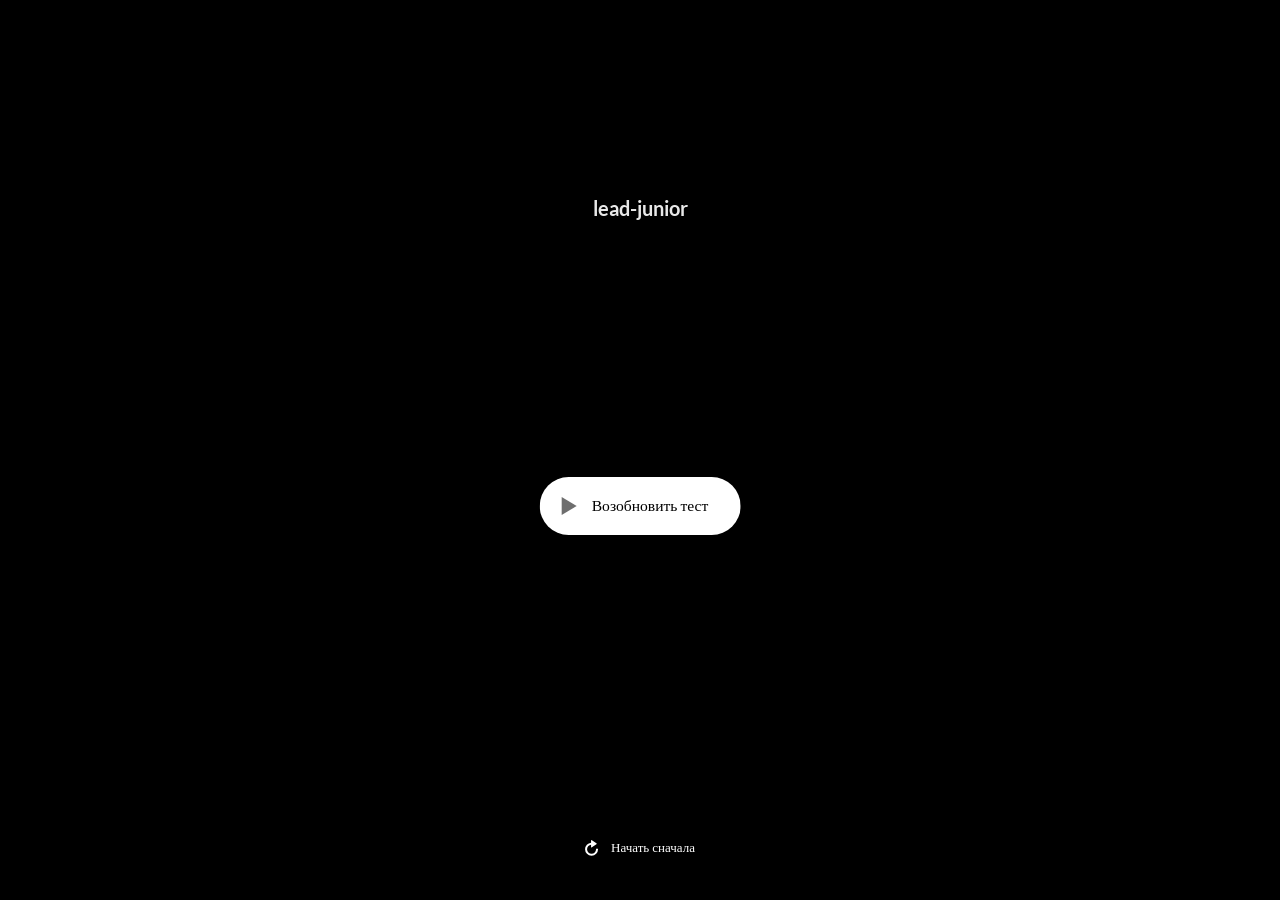
<file: lead-junior/story.html>
﻿<!doctype html>
<html lang="ru-RU">
<head>
  <meta charset="utf-8">
  <!-- Created using Storyline 360 x64 - http://www.articulate.com  -->
  <!-- version: 3.105.35604.0 -->
  <title>lead-junior</title>
  <meta http-equiv="x-ua-compatible" content="IE=edge"/>
  <meta name="viewport" content="width=device-width,initial-scale=1,user-scalable=no,shrink-to-fit=no,minimal-ui"/>
  <meta name="apple-mobile-web-app-capable" content="yes"/>
  <style>
    html, body { height: 100%; padding: 0; margin: 0 }
    #app { height: 100%; width: 100%; }
  </style>

  <script>
    window.DS = {};
    window.globals = {
      DATA_PATH_BASE: '',
      HAS_FRAME: true,
      HAS_SLIDE: true,

      lmsPresent: false,
      tinCanPresent: false,
      cmi5Present: false,
      aoSupport: false,
      scale: 'LockedFit',
      captureRc: false,
      browserSize: 'optimal',
      bgColor: '#FFFFFF',
      features: 'DropInBase,MultipleQuizTracking,PlayerSizeOption',
      themeName: 'unified',
      preloaderColor: '#8C8C8C',
      suppressAnalytics: false,
      productChannel: 'stable',
      publishSource: 'storyline',
      aid: 'aid|07300d5a-3f7d-51e7-a41e-f86f19490ac2',
      cid: 'a849e050-c4fc-406b-8aa6-f47b44536f3d',
      playerVersion: '3.105.35604.0',
      publishTimestamp: '2026-06-02T17:29:03.0311032Z',
      maxIosVideoElements: 10,
      connectionSettings: { message: '%D0%92%D1%8B%20%D0%BD%D0%B5%20%D0%B2%20%D1%81%D0%B5%D1%82%D0%B8.%20%D0%9F%D1%8B%D1%82%D0%B0%D0%B5%D0%BC%D1%81%D1%8F%20%D0%B2%D0%BE%D1%81%D1%81%D1%82%D0%B0%D0%BD%D0%BE%D0%B2%D0%B8%D1%82%D1%8C%20%D1%81%D0%B2%D1%8F%D0%B7%D1%8C...', useDarkTheme: true, mode: 'disabled' },
      hasFeature: function(feature) {
        return this.features.split(',').includes(feature);
      },
      
      parseParams: function(qs) {
        if (window.globals.parsedParams != null) {
          return window.globals.parsedParams;
        }
        qs = (qs || window.location.search.substr(1)).split('+').join(' ');
        var params = {},
            tokens,
            re = /[?&]?([^=]+)=([^&]*)/g;

        while (tokens = re.exec(qs)) {
          params[decodeURIComponent(tokens[1]).trim()] =
            decodeURIComponent(tokens[2]).trim();
        }
        window.globals.parsedParams = params;
        return params;
      }

    };

    if (window.flagsUnderTest != null) {
      window.globals.features = window.flagsUnderTest.reduce((accum, feature) => {
        if (!accum.includes(feature)) {
          accum.push(feature);
        }
        return accum;
      }, window.globals.features.split(',')).join();
    }
  </script>
  <script>
    var isIe11 = ('ActiveXObject' in window || window.MSBlobBuilder != null)
      && window.msCrypto != null && !window.ActiveXObject;
    if (isIe11) {
      window.globals.unsupportedBrowser = true;
      document.write(atob('[base64]'));
    }
  </script>

  <script>
    if (window.globals.hasFeature('Localization')) {
      
      
    }
  </script>

  
  
  <script>window.THREE = { };</script>
  
</head>
<body style="background: #FFFFFF" class="cs-HTML theme-unified">
  <!-- 360 -->
  <script>!function(){var e,i=/iPhone/i,o=/iPod/i,n=/iPad/i,t=/\biOS-universal(?:.+)Mac\b/i,r=/\bAndroid(?:.+)Mobile\b/i,a=/Android/i,d=/(?:SD4930UR|\bSilk(?:.+)Mobile\b)/i,p=/Silk/i,l=/Windows Phone/i,u=/\bWindows(?:.+)ARM\b/i,b=/BlackBerry/i,s=/BB10/i,c=/Opera Mini/i,f=/\b(CriOS|Chrome)(?:.+)Mobile/i,h=/Mobile(?:.+)Firefox\b/i,v=function(e){return void 0!==e&&"MacIntel"===e.platform&&"number"==typeof e.maxTouchPoints&&e.maxTouchPoints>1&&"undefined"==typeof MSStream};e=function(e){var m={userAgent:"",platform:"",maxTouchPoints:0};e||"undefined"==typeof navigator?"string"==typeof e?m.userAgent=e:e&&e.userAgent&&(m={userAgent:e.userAgent,platform:e.platform,maxTouchPoints:e.maxTouchPoints||0}):m={userAgent:navigator.userAgent,platform:navigator.platform,maxTouchPoints:navigator.maxTouchPoints||0};var g=m.userAgent,y=g.split("[FBAN");void 0!==y[1]&&(g=y[0]),void 0!==(y=g.split("Twitter"))[1]&&(g=y[0]);var A=function(e){return function(i){return i.test(e)}}(g),w={apple:{phone:A(i)&&!A(l),ipod:A(o),tablet:!A(i)&&(A(n)||v(m))&&!A(l),universal:A(t),device:(A(i)||A(o)||A(n)||A(t)||v(m))&&!A(l)},amazon:{phone:A(d),tablet:!A(d)&&A(p),device:A(d)||A(p)},android:{phone:!A(l)&&A(d)||!A(l)&&A(r),tablet:!A(l)&&!A(d)&&!A(r)&&(A(p)||A(a)),device:!A(l)&&(A(d)||A(p)||A(r)||A(a))||A(/\bokhttp\b/i)},windows:{phone:A(l),tablet:A(u),device:A(l)||A(u)},other:{blackberry:A(b),blackberry10:A(s),opera:A(c),firefox:A(h),chrome:A(f),device:A(b)||A(s)||A(c)||A(h)||A(f)},any:!1,phone:!1,tablet:!1};return w.any=w.apple.device||w.android.device||w.windows.device||w.other.device,w.phone=w.apple.phone||w.android.phone||w.windows.phone,w.tablet=w.apple.tablet||w.android.tablet||w.windows.tablet,w}(),"object"==typeof exports&&"undefined"!=typeof module?module.exports=e:"function"==typeof define&&define.amd?define((function(){return e})):this.isMobile=e}();
    window.isMobile.apple.tablet = window.isMobile.apple.tablet ||
      (navigator.platform === 'MacIntel' && navigator.maxTouchPoints > 1);
    window.isMobile.apple.device = window.isMobile.apple.device || window.isMobile.apple.tablet;
    window.isMobile.tablet = window.isMobile.tablet || window.isMobile.apple.tablet;
    window.isMobile.any = window.isMobile.any || window.isMobile.apple.tablet;
  </script>

  <div id="focus-sink" tabindex="-1"></div>

  <div id="preso"></div>
  <script>
    (function() {

      var classTypes = [ 'desktop', 'mobile', 'phone', 'tablet' ];

      var addDeviceClasses = function(prefix, testObj) {
        var curr, i;
        for (i = 0; i < classTypes.length; i++) {
          curr = classTypes[i];
          if (testObj[curr]) {
            document.body.classList.add(prefix + curr);
          }
        }
      };

      var params = window.globals.parseParams(),
          isDevicePreview = params.devicepreview === '1',
          isPhoneOverride = params.deviceType === 'phone' || (isDevicePreview && params.phone == '1'),
          isTabletOverride = (params.deviceType === 'tablet' || isDevicePreview) && !isPhoneOverride,
          isMobileOverride = isPhoneOverride || isTabletOverride;

      var deviceView = {
        desktop: !window.isMobile.any && !isMobileOverride,
        mobile: window.isMobile.any || isMobileOverride,
        phone: isPhoneOverride || (window.isMobile.phone && !isTabletOverride),
        tablet: isTabletOverride || window.isMobile.tablet
      };

      window.globals.deviceView = deviceView;
      window.isMobile.desktop = !window.isMobile.any;
      window.isMobile.mobile = window.isMobile.any;

      addDeviceClasses('view-', deviceView);

    })();
  </script>
  
  <script src='story_content/triggers.js' type=text/javascript></script>
<script src='story_content/user.js' type=text/javascript></script>
  <div class="slide-loader"></div>

  <script>
    var doc = document, loader = doc.body.querySelector('.slide-loader'); [ 1, 2, 3 ].forEach(function(n) { var d = doc.createElement('div'); d.style.backgroundColor = window.globals.preloaderColor; d.classList.add('mobile-loader-dot'); d.classList.add('dot' + n); loader.appendChild(d); });
  </script>

  <div class="mobile-load-title-overlay" style="display: none">
    <div class="mobile-load-title">lead-junior</div>
  </div>

  <div class="mobile-chrome-warning"></div>

  
<style>
  .warn-connection-dialog {
    display: none;
    background: transparent;
    pointer-events: all;
    position: fixed;
    left: 0;
    top: 0;
    width: 100%;
    height: 100%;
    z-index: 999;
  }

  .warn-connection-content {
    pointer-events: all;
    border-radius: 4px;
    background: white;
    border: 1px solid #E7E7E7;
    color: #333333;
    box-shadow: 0 2px 4px rgba(0, 0, 0, 0.25);
    transition: all 150ms ease-out;
    position: absolute;
    white-space: nowrap;
  }

  .view-phone.is-landscape .warn-connection-content {
    left: 23px;
    bottom: 23px;
  }

  .view-tablet.is-landscape .warn-connection-content {
    left: 50%;
    top: 20px;
    transform: translateX(-50%);
  }

  .view-mobile.is-portrait .warn-connection-content {
    transform: translate(-50%, calc(-100% - 15px));
  }

  .warn-connection-content p {
    display: inline-block;
    margin: 0 8px 0 0;
    line-height: 33px;
    font-size: 11px;
  }

  .warn-connection-content svg {
    position: relative;
    vertical-align: middle;
    margin: 0 2px 2px 8px;
  }

  .view-desktop .warn-connection-content {
    left: 1.5em;
    bottom: 1.5em;
  }

  .view-desktop .warn-connection-content p {
    font-size: 1.1em;
  }

  .is-offline .warn-connection-dialog {
    display: block;
  }

  .is-offline .cs-panel * {
    pointer-events: none !important;
  }

  .is-offline .cs-panel {
    pointer-events: all !important;
  }

  .is-offline #nav-controls * {
    pointer-events: none !important;
  }

  .is-offline #nav-controls {
    pointer-events: all !important;
  }
</style>

<div class="warn-connection-dialog" role="alertdialog" aria-modal="true" tabindex="0" aria-labelledby="warn-connection-message">
  <div class="warn-connection-content">
    <svg width="17" height="15" viewBox="0 0 17 15" xmlns="http://www.w3.org/2000/svg">
      <path fill="#8F0000" stroke="white" d="M16.07,12.98 L15.88,12.23 L9.51,1.21 C8.97,0.26,7.6,0.26,7.06,1.21 L0.69,12.23 C0.15,13.16,0.81,14.36,1.91,14.36 H14.65 C15.47,14.36,16.05,13.7,16.07,12.98 Z"/>
      <path fill="white" stroke="white" d="M8.58,5.5 C8.35,5.28,8.5,5.35,8.21,5.32 C8.09,5.35,7.97,5.49,7.96,5.67 C7.97,5.79,7.98,5.92,7.98,6.04 L7.98,6.04 C7.99,6.17,8,6.31,8.01,6.43 L8.01,6.44 C8.03,6.92,8.06,7.41,8.09,7.9 L8.09,7.9 C8.12,8.39,8.14,8.88,8.17,9.37 C8.17,9.39,8.18,9.42,8.2,9.44 C8.23,9.46,8.25,9.47,8.28,9.47 C8.31,9.47,8.34,9.46,8.35,9.44 C8.37,9.43,8.38,9.4,8.39,9.35 L8.39,9.34 C8.39,9.24,8.4,9.15,8.4,9.05 L8.4,9.05 C8.41,8.96,8.41,8.86,8.42,8.75 C8.43,8.44,8.45,8.12,8.47,7.81 L8.47,7.81 C8.49,7.49,8.51,7.18,8.53,6.87 C8.55,6.46,8.56,6.05,8.59,5.64 L8.6,5.62 C8.6,5.57,8.59,5.53,8.58,5.5 L8.21,5.32 Z"/>
      <circle fill="white" stroke="white" cx="8.3" cy="11.35" r="0.3"/>
    </svg>
    <p id="warn-connection-message">You are offline. Trying to reconnect...</p>
  </div>
</div>

<script>
  (function() {
    window.DS.connection = {
      warningShown: false,
      assets: {},
      loadingAssetGroup: false,
      retryDelay: 500
    };

    var connectionSettings = window.globals.connectionSettings || {};

    var useConnectionMessages = window.AbortController != null &&
      window.location.protocol != 'file:' &&
      connectionSettings.mode === 'normal';

    window.DS.connection.useConnectionMessages = useConnectionMessages;

    var assetCount = 0;
    var checkLoadedId;


    if (useConnectionMessages && connectionSettings != null) {
      var contentEl = document.querySelector('.warn-connection-content');
      var messageEl = contentEl.querySelector('p');

      if (connectionSettings.useDarkTheme) {
        contentEl.style.borderColor = '#BABBBA';
        contentEl.style.backgroundColor = '#282828';
        contentEl.style.color = '#FFFFFF';
      }

      if (connectionSettings.message != null) {
        messageEl.textContent = window.decodeURIComponent(connectionSettings.message);
      }
    }

    function checkAssetsReady() {
      for (var i in DS.connection.assets) {
        if (!DS.connection.assets[i].success) {
          return false;
        }
      }
      return true;
    }

    function stopAssetGroup() {
      if (!useConnectionMessages) { return; }

      assetCount = 0;

      DS.connection.oldAssetGroup = DS.connection.assets;
      DS.connection.assets = {};
      DS.connection.loadingAssetGroup = false;
      clearInterval(checkLoadedId);
    }

    function startAssetGroup() {
      if (!useConnectionMessages) { return; }
      var ticks = 0;
      clearInterval(checkLoadedId);
      checkLoadedId = setInterval(function() {
        var loaded = 0;
        if (assetCount === 0 && loaded === 0) {
          clearInterval(checkLoadedId);
          return;
        }

        for (var i in DS.connection.assets) {
          if (DS.connection.assets[i].success) {
            loaded++;
          }
        }

        if (assetCount === loaded && checkAssetsReady()) {
          for (var i in DS.connection.assets) {
            if (DS.connection.assets[i].action) {
              DS.connection.assets[i].action();
            }
          }
          hideWarning();
          stopAssetGroup();
        }
      }, 100)
    }

    function requiredAsset(url, action, retry, type) {
      if (!useConnectionMessages) { return; }
      if (DS.connection.assets[url]) { return; }

      DS.connection.assets[url] = {
        success: false, action: action, retry: retry, type: type
      };
      assetCount = Object.keys(DS.connection.assets).length;
      if (!DS.connection.loadingAssetGroup) {
        startAssetGroup();
      }
      DS.connection.loadingAssetGroup = true;
    }

    function assetLoaded(url) {
      if (!useConnectionMessages) { return; }
      if (DS.connection.assets[url]) {
        DS.connection.assets[url].success = true;
      }
    }

    function assetFailed(url) {
      if (!useConnectionMessages) { return; }
      if (!DS.connection.assets[url]) {
        if (/\.js$/.test(url) && url.indexOf('transcripts') === -1) {
          setTimeout(function() {
            if (DS.connection.lastSlideLoaded != null) {
              DS.connection.lastSlideLoaded();
            }
          }, DS.connection.retryDelay);
        }
        return;
      }
      if (!DS.connection.warningShown) { showWarning(); }
      if (DS.connection.assets[url].retry) {
        setTimeout(function() {
          if (!DS.connection.assets[url].success) {
            DS.connection.assets[url].retry()
          }
        }, DS.connection.retryDelay);
      }
    }

    function hideWarning() {
      document.body.classList.remove('is-offline');
      DS.connection.warningShown = false;
      enableKeys();
    }
    DS.connection.hideWarning = hideWarning

    function showWarning(btn) {
      document.body.classList.add('is-offline')
      DS.connection.warningShown = true;
      updateWarningPosition();
      disableKeys();
    }

    function updateWarningPosition() {
      if (!DS.connection.warningShown) {
        return;
      }

      var isPortrait = document.body.classList.contains('is-portrait');
      var isMobile = document.body.classList.contains('view-mobile');
      var warningEl = document.querySelector('.warn-connection-content');

      if (isPortrait && isMobile) {
        var slide = document.querySelector('.primary-slide');
        var slideRect = slide != null
          ? slide.getBoundingClientRect()
          : { top: window.innerHeight, left: 0, width: window.innerWidth };

        warningEl.style.top = `${slideRect.top}px`
        warningEl.style.left = `${slideRect.left + slideRect.width / 2}px`
      } else {
        warningEl.style.top = null;
        warningEl.style.left = null;
      }

      window.requestAnimationFrame(updateWarningPosition);
    }

    function onDisableKeyDown(e) {
      e.preventDefault();
      e.stopImmediatePropagation();
    }

    function onDisableKeyUp(e) {
      e.preventDefault();
      e.stopImmediatePropagation();
    }

    var accStyle = document.createElement('style');
    var warnDialogEl = document.querySelector('.warn-connection-dialog');

    function disableKeys() {
      if (DS.views && DS.views.nsStack && DS.views.nsStack.length === 1) {
        DS.views.nsStack[0].tabReachable = false
        DS.views.nsStack[0].updateTabIndex(true);
      }

      accStyle.innerHTML = '.acc-shadow-dom { display: none; }';
      document.body.appendChild(accStyle);

      warnDialogEl.parentNode.append(warnDialogEl);
      warnDialogEl.focus();
    }

    function enableKeys() {
      accStyle.remove();
      if (DS.views && DS.views.nsStack && DS.views.nsStack.length === 1 && DS.views.nsStack[0].name === '_frame') {
        DS.views.nsStack[0].tabReachable = true;
        DS.views.nsStack[0].updateTabIndex();
      }
    }

    // these will all be noops if the feature flag isn't set in
    // the data and `window.globals.features`
    DS.connection.requiredAsset = requiredAsset;
    DS.connection.assetLoaded = assetLoaded;
    DS.connection.assetFailed = assetFailed;
    DS.connection.stopAssetGroup = stopAssetGroup;
    DS.connection.startAssetGroup = startAssetGroup;
  })();
</script>


  <script>
    
    if (window.autoSpider && window.vInterfaceObject) {
      document.querySelector('.mobile-load-title-overlay').style.display = 'none';
    }
  </script>

  

  <link rel="stylesheet" href="html5/data/css/output.min.css" data-noprefix/>
</body>
<script src="html5/lib/scripts/bootstrapper.min.js"></script>
</html>
</file>
